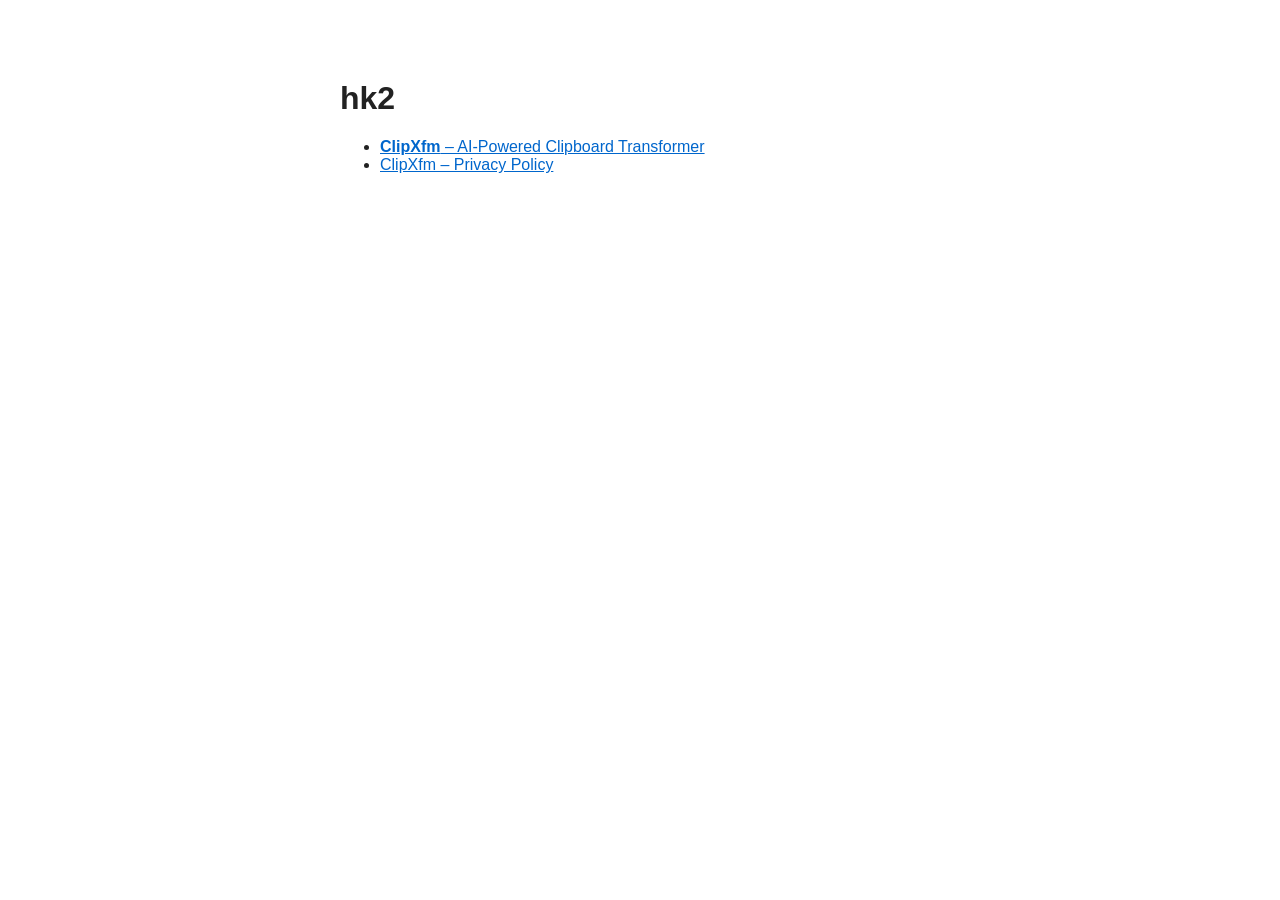
<file: index.html>
<!DOCTYPE html>
<html lang="en">
<head>
  <meta charset="UTF-8">
  <meta name="viewport" content="width=device-width, initial-scale=1.0">
  <title>hk2</title>
  <style>
    body {
      font-family: -apple-system, BlinkMacSystemFont, "Segoe UI", sans-serif;
      max-width: 600px;
      margin: 80px auto;
      padding: 0 24px;
      color: #222;
    }
    a { color: #0066cc; }
  </style>
</head>
<body>
  <h1>hk2</h1>
  <ul>
    <li><a href="clipxfm/index.html"><strong>ClipXfm</strong> – AI-Powered Clipboard Transformer</a></li>
    <li><a href="clipxfm/privacy.html">ClipXfm – Privacy Policy</a></li>
  </ul>
</body>
</html>
</file>
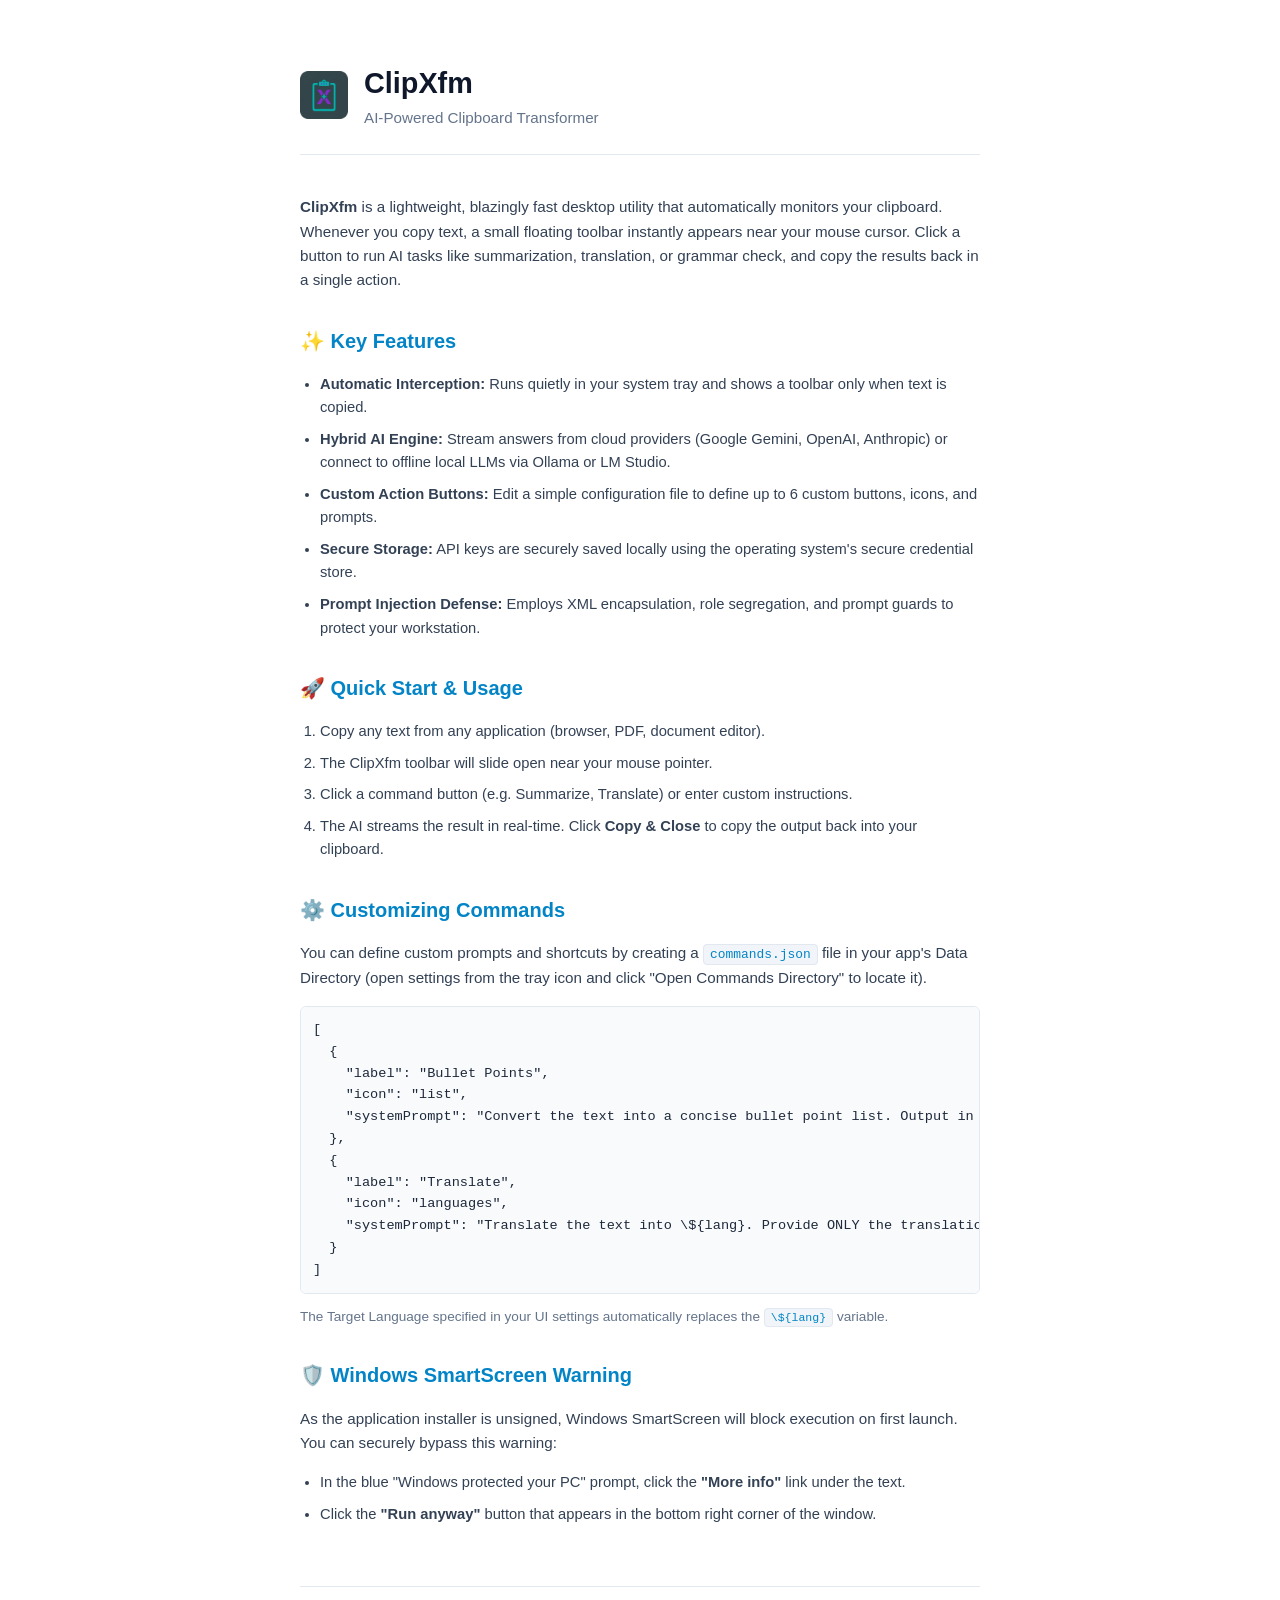
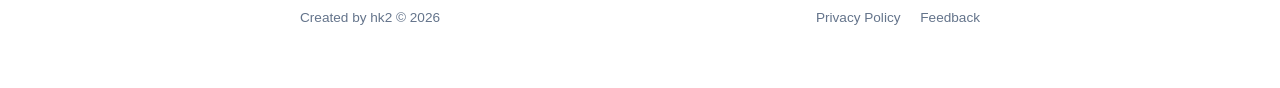
<file: clipxfm/index.html>
<!DOCTYPE html>
<html lang="en">
<head>
  <meta charset="UTF-8">
  <meta name="viewport" content="width=device-width, initial-scale=1.0">
  <meta name="description" content="ClipXfm - A lightweight, high-speed desktop utility that intercepts clipboard copies to instantly translate, summarize, or rewrite text using AI.">
  <title>ClipXfm – AI Clipboard Transformer</title>
  <link rel="icon" type="image/png" href="app-icon.png">
  <link rel="stylesheet" href="styles.css">
</head>
<body>

  <header>
    <img src="app-icon.png" alt="ClipXfm Logo">
    <div>
      <h1>ClipXfm</h1>
      <p style="margin: 0; font-size: 0.95rem; color: #64748b;">AI-Powered Clipboard Transformer</p>
    </div>
  </header>

  <main>
    <p>
      <strong>ClipXfm</strong> is a lightweight, blazingly fast desktop utility that automatically monitors your clipboard. Whenever you copy text, a small floating toolbar instantly appears near your mouse cursor. Click a button to run AI tasks like summarization, translation, or grammar check, and copy the results back in a single action.
    </p>

    <h2>✨ Key Features</h2>
    <ul>
      <li><strong>Automatic Interception:</strong> Runs quietly in your system tray and shows a toolbar only when text is copied.</li>
      <li><strong>Hybrid AI Engine:</strong> Stream answers from cloud providers (Google Gemini, OpenAI, Anthropic) or connect to offline local LLMs via Ollama or LM Studio.</li>
      <li><strong>Custom Action Buttons:</strong> Edit a simple configuration file to define up to 6 custom buttons, icons, and prompts.</li>
      <li><strong>Secure Storage:</strong> API keys are securely saved locally using the operating system's secure credential store.</li>
      <li><strong>Prompt Injection Defense:</strong> Employs XML encapsulation, role segregation, and prompt guards to protect your workstation.</li>
    </ul>

    <h2>🚀 Quick Start &amp; Usage</h2>
    <ol>
      <li>Copy any text from any application (browser, PDF, document editor).</li>
      <li>The ClipXfm toolbar will slide open near your mouse pointer.</li>
      <li>Click a command button (e.g. Summarize, Translate) or enter custom instructions.</li>
      <li>The AI streams the result in real-time. Click <strong>Copy &amp; Close</strong> to copy the output back into your clipboard.</li>
    </ol>

    <h2>⚙️ Customizing Commands</h2>
    <p>
      You can define custom prompts and shortcuts by creating a <code>commands.json</code> file in your app's Data Directory (open settings from the tray icon and click "Open Commands Directory" to locate it).
    </p>
    <pre><code>[
  {
    "label": "Bullet Points",
    "icon": "list",
    "systemPrompt": "Convert the text into a concise bullet point list. Output in \${lang}."
  },
  {
    "label": "Translate",
    "icon": "languages",
    "systemPrompt": "Translate the text into \${lang}. Provide ONLY the translation."
  }
]</code></pre>
    <p class="note">The Target Language specified in your UI settings automatically replaces the <code>\${lang}</code> variable.</p>

    <h2>🛡️ Windows SmartScreen Warning</h2>
    <p>
      As the application installer is unsigned, Windows SmartScreen will block execution on first launch. You can securely bypass this warning:
    </p>
    <ul>
      <li>In the blue "Windows protected your PC" prompt, click the <strong>"More info"</strong> link under the text.</li>
      <li>Click the <strong>"Run anyway"</strong> button that appears in the bottom right corner of the window.</li>
    </ul>
  </main>

  <footer>
    <span>Created by hk2 &copy; 2026</span>
    <div>
      <a href="privacy.html">Privacy Policy</a>
      <a href="https://tally.so/r/816pxk" target="_blank" rel="noopener noreferrer">Feedback</a>
    </div>
  </footer>

</body>
</html>
</file>
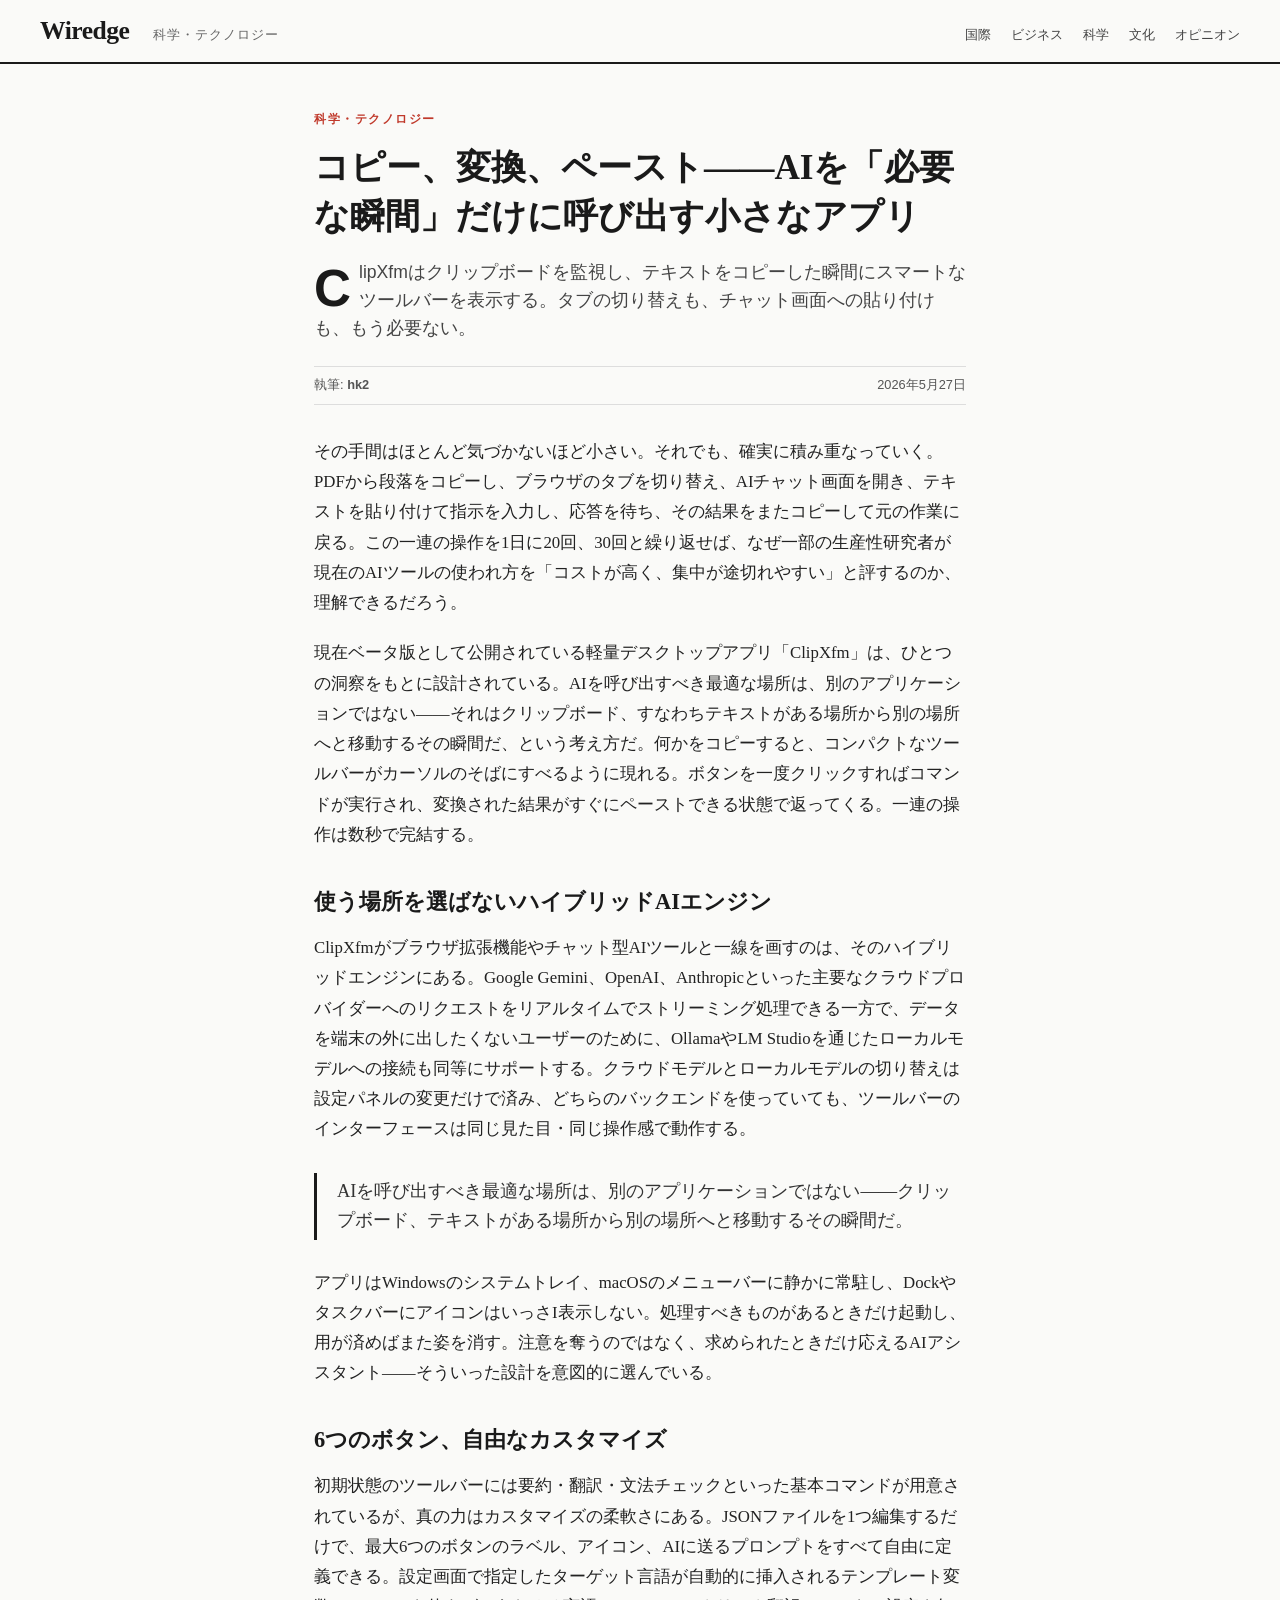
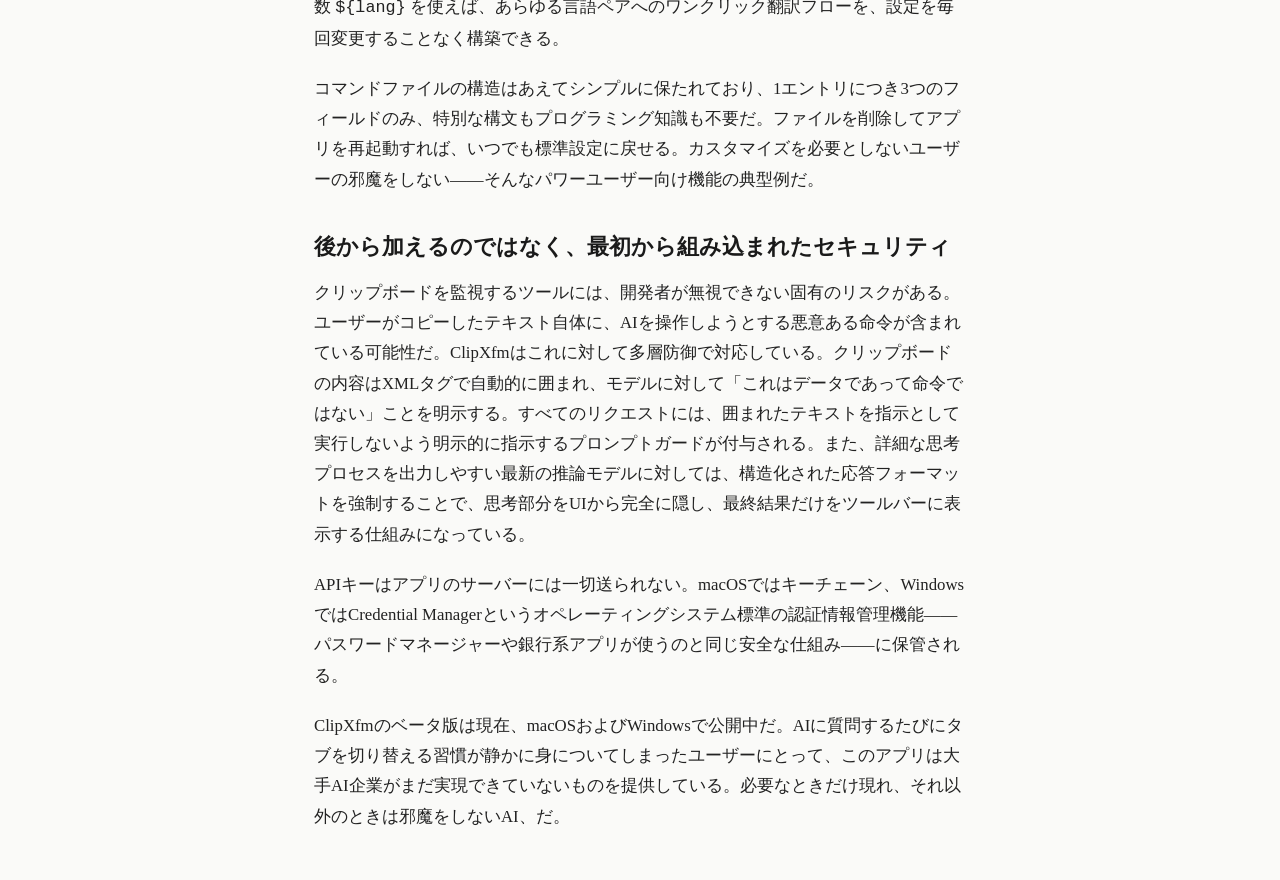
<file: clipxfm/demo-article-ja.html>
<!DOCTYPE html>
<html lang="ja">
<head>
  <meta charset="UTF-8">
  <meta name="viewport" content="width=device-width, initial-scale=1.0">
  <title>Wiredge</title>
  <style>
    * { box-sizing: border-box; margin: 0; padding: 0; }
    body {
      font-family: "Hiragino Mincho ProN", "Yu Mincho", serif;
      background: #fafaf8;
      color: #1a1a1a;
    }

    /* Header */
    header {
      border-bottom: 2px solid #1a1a1a;
      padding: 16px 40px;
      display: flex;
      align-items: baseline;
      gap: 24px;
    }
    .site-name {
      font-size: 1.6rem;
      font-weight: 700;
      letter-spacing: -0.5px;
    }
    .site-section {
      font-size: 0.8rem;
      font-family: "Hiragino Sans", "Yu Gothic", sans-serif;
      color: #666;
      text-transform: uppercase;
      letter-spacing: 1px;
    }
    nav {
      margin-left: auto;
      font-family: "Hiragino Sans", "Yu Gothic", sans-serif;
      font-size: 0.8rem;
      color: #444;
      display: flex;
      gap: 20px;
    }

    /* Article */
    .container {
      max-width: 700px;
      margin: 48px auto;
      padding: 0 24px;
    }
    .category {
      font-family: "Hiragino Sans", "Yu Gothic", sans-serif;
      font-size: 0.72rem;
      font-weight: 700;
      text-transform: uppercase;
      letter-spacing: 1.5px;
      color: #c0392b;
      margin-bottom: 16px;
    }
    h1 {
      font-size: 2.2rem;
      line-height: 1.4;
      font-weight: 700;
      margin-bottom: 16px;
    }
    .deck {
      font-size: 1.1rem;
      line-height: 1.6;
      color: #444;
      margin-bottom: 24px;
      font-family: "Hiragino Sans", "Yu Gothic", sans-serif;
    }
    .byline {
      font-family: "Hiragino Sans", "Yu Gothic", sans-serif;
      font-size: 0.8rem;
      color: #555;
      border-top: 1px solid #ddd;
      border-bottom: 1px solid #ddd;
      padding: 10px 0;
      margin-bottom: 32px;
      display: flex;
      justify-content: space-between;
    }
    p {
      font-size: 1.05rem;
      line-height: 1.8;
      margin-bottom: 20px;
      color: #222;
    }
    p:first-of-type::first-letter {
      font-size: 3.2rem;
      font-weight: 700;
      float: left;
      line-height: 0.9;
      margin: 8px 8px 0 0;
      color: #1a1a1a;
    }
    h2 {
      font-size: 1.4rem;
      font-weight: 700;
      margin: 36px 0 16px;
      color: #1a1a1a;
    }
    blockquote {
      border-left: 3px solid #1a1a1a;
      margin: 28px 0;
      padding: 4px 0 4px 20px;
      font-size: 1.15rem;
      color: #333;
      line-height: 1.6;
    }
  </style>
</head>
<body>

<header>
  <span class="site-name">Wiredge</span>
  <span class="site-section">科学・テクノロジー</span>
  <nav>
    <span>国際</span>
    <span>ビジネス</span>
    <span>科学</span>
    <span>文化</span>
    <span>オピニオン</span>
  </nav>
</header>

<div class="container">
  <div class="category">科学・テクノロジー</div>

  <h1>コピー、変換、ペースト——AIを「必要な瞬間」だけに呼び出す小さなアプリ</h1>

  <p class="deck">
    ClipXfmはクリップボードを監視し、テキストをコピーした瞬間にスマートなツールバーを表示する。タブの切り替えも、チャット画面への貼り付けも、もう必要ない。
  </p>

  <div class="byline">
    <span>執筆: <strong>hk2</strong></span>
    <span>2026年5月27日</span>
  </div>

  <p>
    その手間はほとんど気づかないほど小さい。それでも、確実に積み重なっていく。PDFから段落をコピーし、ブラウザのタブを切り替え、AIチャット画面を開き、テキストを貼り付けて指示を入力し、応答を待ち、その結果をまたコピーして元の作業に戻る。この一連の操作を1日に20回、30回と繰り返せば、なぜ一部の生産性研究者が現在のAIツールの使われ方を「コストが高く、集中が途切れやすい」と評するのか、理解できるだろう。
  </p>

  <p>
    現在ベータ版として公開されている軽量デスクトップアプリ「ClipXfm」は、ひとつの洞察をもとに設計されている。AIを呼び出すべき最適な場所は、別のアプリケーションではない——それはクリップボード、すなわちテキストがある場所から別の場所へと移動するその瞬間だ、という考え方だ。何かをコピーすると、コンパクトなツールバーがカーソルのそばにすべるように現れる。ボタンを一度クリックすればコマンドが実行され、変換された結果がすぐにペーストできる状態で返ってくる。一連の操作は数秒で完結する。
  </p>

  <h2>使う場所を選ばないハイブリッドAIエンジン</h2>

  <p>
    ClipXfmがブラウザ拡張機能やチャット型AIツールと一線を画すのは、そのハイブリッドエンジンにある。Google Gemini、OpenAI、Anthropicといった主要なクラウドプロバイダーへのリクエストをリアルタイムでストリーミング処理できる一方で、データを端末の外に出したくないユーザーのために、OllamaやLM Studioを通じたローカルモデルへの接続も同等にサポートする。クラウドモデルとローカルモデルの切り替えは設定パネルの変更だけで済み、どちらのバックエンドを使っていても、ツールバーのインターフェースは同じ見た目・同じ操作感で動作する。
  </p>

  <blockquote>
    AIを呼び出すべき最適な場所は、別のアプリケーションではない——クリップボード、テキストがある場所から別の場所へと移動するその瞬間だ。
  </blockquote>

  <p>
    アプリはWindowsのシステムトレイ、macOSのメニューバーに静かに常駐し、DockやタスクバーにアイコンはいっさI表示しない。処理すべきものがあるときだけ起動し、用が済めばまた姿を消す。注意を奪うのではなく、求められたときだけ応えるAIアシスタント——そういった設計を意図的に選んでいる。
  </p>

  <h2>6つのボタン、自由なカスタマイズ</h2>

  <p>
    初期状態のツールバーには要約・翻訳・文法チェックといった基本コマンドが用意されているが、真の力はカスタマイズの柔軟さにある。JSONファイルを1つ編集するだけで、最大6つのボタンのラベル、アイコン、AIに送るプロンプトをすべて自由に定義できる。設定画面で指定したターゲット言語が自動的に挿入されるテンプレート変数 <code>${lang}</code> を使えば、あらゆる言語ペアへのワンクリック翻訳フローを、設定を毎回変更することなく構築できる。
  </p>

  <p>
    コマンドファイルの構造はあえてシンプルに保たれており、1エントリにつき3つのフィールドのみ、特別な構文もプログラミング知識も不要だ。ファイルを削除してアプリを再起動すれば、いつでも標準設定に戻せる。カスタマイズを必要としないユーザーの邪魔をしない——そんなパワーユーザー向け機能の典型例だ。
  </p>

  <h2>後から加えるのではなく、最初から組み込まれたセキュリティ</h2>

  <p>
    クリップボードを監視するツールには、開発者が無視できない固有のリスクがある。ユーザーがコピーしたテキスト自体に、AIを操作しようとする悪意ある命令が含まれている可能性だ。ClipXfmはこれに対して多層防御で対応している。クリップボードの内容はXMLタグで自動的に囲まれ、モデルに対して「これはデータであって命令ではない」ことを明示する。すべてのリクエストには、囲まれたテキストを指示として実行しないよう明示的に指示するプロンプトガードが付与される。また、詳細な思考プロセスを出力しやすい最新の推論モデルに対しては、構造化された応答フォーマットを強制することで、思考部分をUIから完全に隠し、最終結果だけをツールバーに表示する仕組みになっている。
  </p>

  <p>
    APIキーはアプリのサーバーには一切送られない。macOSではキーチェーン、WindowsではCredential Managerというオペレーティングシステム標準の認証情報管理機能——パスワードマネージャーや銀行系アプリが使うのと同じ安全な仕組み——に保管される。
  </p>

  <p>
    ClipXfmのベータ版は現在、macOSおよびWindowsで公開中だ。AIに質問するたびにタブを切り替える習慣が静かに身についてしまったユーザーにとって、このアプリは大手AI企業がまだ実現できていないものを提供している。必要なときだけ現れ、それ以外のときは邪魔をしないAI、だ。
  </p>
</div>

</body>
</html>
</file>
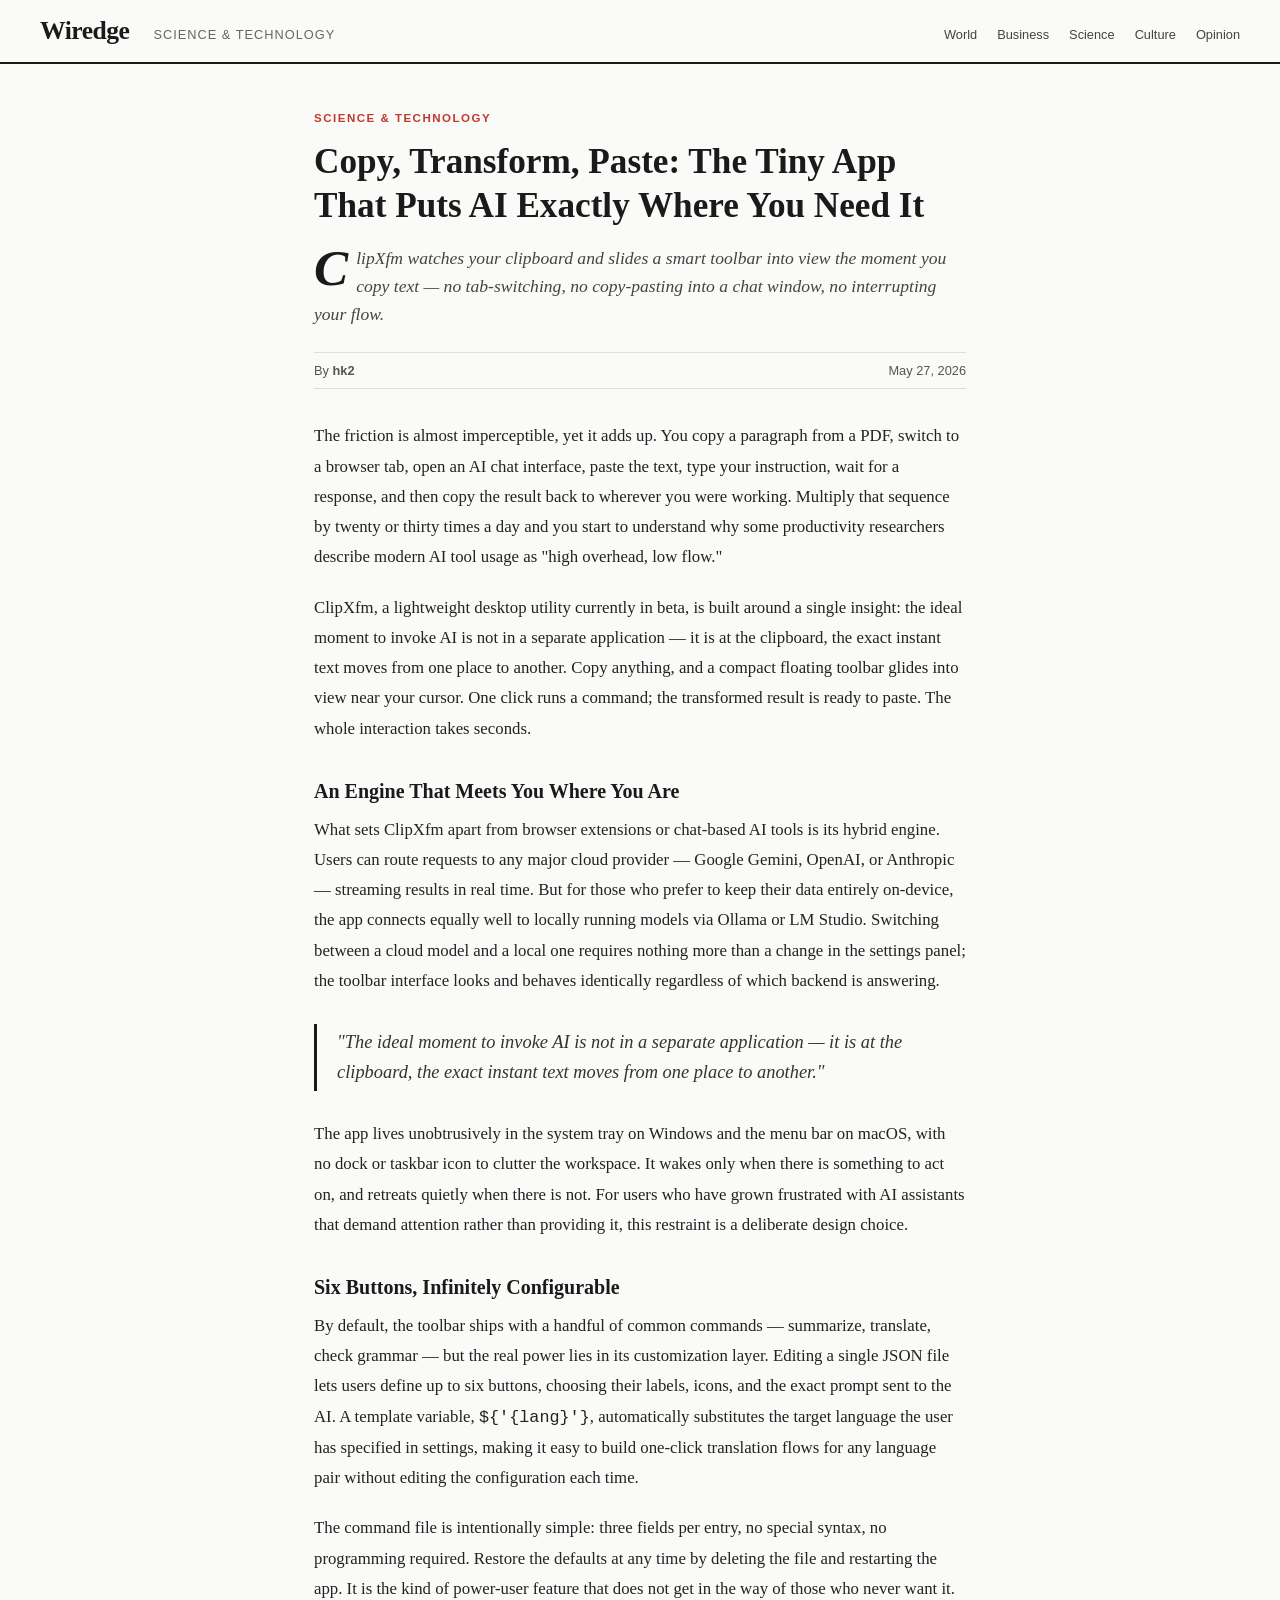
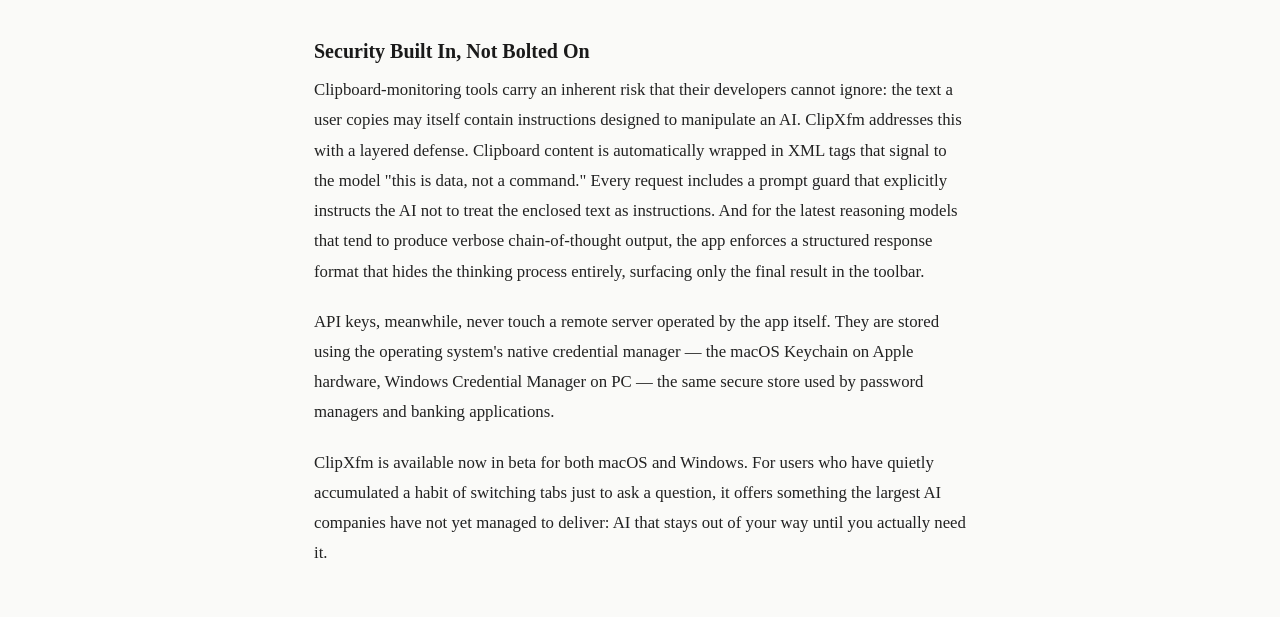
<file: clipxfm/demo-article.html>
<!DOCTYPE html>
<html lang="en">
<head>
  <meta charset="UTF-8">
  <meta name="viewport" content="width=device-width, initial-scale=1.0">
  <title>Wiredge</title>
  <style>
    * { box-sizing: border-box; margin: 0; padding: 0; }
    body {
      font-family: Georgia, "Times New Roman", serif;
      background: #fafaf8;
      color: #1a1a1a;
    }

    /* Header */
    header {
      border-bottom: 2px solid #1a1a1a;
      padding: 16px 40px;
      display: flex;
      align-items: baseline;
      gap: 24px;
    }
    .site-name {
      font-size: 1.6rem;
      font-weight: 700;
      letter-spacing: -0.5px;
    }
    .site-section {
      font-size: 0.8rem;
      font-family: "Helvetica Neue", Arial, sans-serif;
      color: #666;
      text-transform: uppercase;
      letter-spacing: 1px;
    }
    nav {
      margin-left: auto;
      font-family: "Helvetica Neue", Arial, sans-serif;
      font-size: 0.8rem;
      color: #444;
      display: flex;
      gap: 20px;
    }

    /* Article */
    .container {
      max-width: 700px;
      margin: 48px auto;
      padding: 0 24px;
    }
    .category {
      font-family: "Helvetica Neue", Arial, sans-serif;
      font-size: 0.72rem;
      font-weight: 700;
      text-transform: uppercase;
      letter-spacing: 1.5px;
      color: #c0392b;
      margin-bottom: 16px;
    }
    h1 {
      font-size: 2.2rem;
      line-height: 1.25;
      font-weight: 700;
      margin-bottom: 16px;
    }
    .deck {
      font-size: 1.1rem;
      line-height: 1.6;
      color: #444;
      margin-bottom: 24px;
      font-style: italic;
    }
    .byline {
      font-family: "Helvetica Neue", Arial, sans-serif;
      font-size: 0.8rem;
      color: #555;
      border-top: 1px solid #ddd;
      border-bottom: 1px solid #ddd;
      padding: 10px 0;
      margin-bottom: 32px;
      display: flex;
      justify-content: space-between;
    }
    p {
      font-size: 1.05rem;
      line-height: 1.8;
      margin-bottom: 20px;
      color: #222;
    }
    p:first-of-type::first-letter {
      font-size: 3.2rem;
      font-weight: 700;
      float: left;
      line-height: 0.8;
      margin: 4px 8px 0 0;
      color: #1a1a1a;
    }
    h2 {
      font-size: 1.25rem;
      font-weight: 700;
      margin: 36px 0 12px;
      color: #1a1a1a;
    }
    blockquote {
      border-left: 3px solid #1a1a1a;
      margin: 28px 0;
      padding: 4px 0 4px 20px;
      font-size: 1.15rem;
      font-style: italic;
      color: #333;
      line-height: 1.6;
    }
  </style>
</head>
<body>

<header>
  <span class="site-name">Wiredge</span>
  <span class="site-section">Science &amp; Technology</span>
  <nav>
    <span>World</span>
    <span>Business</span>
    <span>Science</span>
    <span>Culture</span>
    <span>Opinion</span>
  </nav>
</header>

<div class="container">
  <div class="category">Science &amp; Technology</div>

  <h1>Copy, Transform, Paste: The Tiny App That Puts AI Exactly Where You Need It</h1>

  <p class="deck">
    ClipXfm watches your clipboard and slides a smart toolbar into view the moment you copy
    text — no tab-switching, no copy-pasting into a chat window, no interrupting your flow.
  </p>

  <div class="byline">
    <span>By <strong>hk2</strong></span>
    <span>May 27, 2026</span>
  </div>

  <p>
    The friction is almost imperceptible, yet it adds up. You copy a paragraph from a PDF,
    switch to a browser tab, open an AI chat interface, paste the text, type your instruction,
    wait for a response, and then copy the result back to wherever you were working. Multiply
    that sequence by twenty or thirty times a day and you start to understand why some
    productivity researchers describe modern AI tool usage as "high overhead, low flow."
  </p>

  <p>
    ClipXfm, a lightweight desktop utility currently in beta, is built around a single
    insight: the ideal moment to invoke AI is not in a separate application — it is at the
    clipboard, the exact instant text moves from one place to another. Copy anything, and a
    compact floating toolbar glides into view near your cursor. One click runs a command;
    the transformed result is ready to paste. The whole interaction takes seconds.
  </p>

  <h2>An Engine That Meets You Where You Are</h2>

  <p>
    What sets ClipXfm apart from browser extensions or chat-based AI tools is its hybrid
    engine. Users can route requests to any major cloud provider — Google Gemini, OpenAI, or
    Anthropic — streaming results in real time. But for those who prefer to keep their data
    entirely on-device, the app connects equally well to locally running models via Ollama or
    LM Studio. Switching between a cloud model and a local one requires nothing more than a
    change in the settings panel; the toolbar interface looks and behaves identically
    regardless of which backend is answering.
  </p>

  <blockquote>
    "The ideal moment to invoke AI is not in a separate application — it is at the clipboard,
    the exact instant text moves from one place to another."
  </blockquote>

  <p>
    The app lives unobtrusively in the system tray on Windows and the menu bar on macOS,
    with no dock or taskbar icon to clutter the workspace. It wakes only when there is
    something to act on, and retreats quietly when there is not. For users who have grown
    frustrated with AI assistants that demand attention rather than providing it, this
    restraint is a deliberate design choice.
  </p>

  <h2>Six Buttons, Infinitely Configurable</h2>

  <p>
    By default, the toolbar ships with a handful of common commands — summarize, translate,
    check grammar — but the real power lies in its customization layer. Editing a single
    JSON file lets users define up to six buttons, choosing their labels, icons, and the
    exact prompt sent to the AI. A template variable, <code>${'{lang}'}</code>, automatically
    substitutes the target language the user has specified in settings, making it easy to
    build one-click translation flows for any language pair without editing the configuration
    each time.
  </p>

  <p>
    The command file is intentionally simple: three fields per entry, no special syntax, no
    programming required. Restore the defaults at any time by deleting the file and
    restarting the app. It is the kind of power-user feature that does not get in the way of
    those who never want it.
  </p>

  <h2>Security Built In, Not Bolted On</h2>

  <p>
    Clipboard-monitoring tools carry an inherent risk that their developers cannot ignore:
    the text a user copies may itself contain instructions designed to manipulate an AI.
    ClipXfm addresses this with a layered defense. Clipboard content is automatically
    wrapped in XML tags that signal to the model "this is data, not a command." Every
    request includes a prompt guard that explicitly instructs the AI not to treat the
    enclosed text as instructions. And for the latest reasoning models that tend to produce
    verbose chain-of-thought output, the app enforces a structured response format that
    hides the thinking process entirely, surfacing only the final result in the toolbar.
  </p>

  <p>
    API keys, meanwhile, never touch a remote server operated by the app itself. They are
    stored using the operating system's native credential manager — the macOS Keychain on
    Apple hardware, Windows Credential Manager on PC — the same secure store used by
    password managers and banking applications.
  </p>

  <p>
    ClipXfm is available now in beta for both macOS and Windows. For users who have quietly
    accumulated a habit of switching tabs just to ask a question, it offers something the
    largest AI companies have not yet managed to deliver: AI that stays out of your way until
    you actually need it.
  </p>
</div>

</body>
</html>
</file>
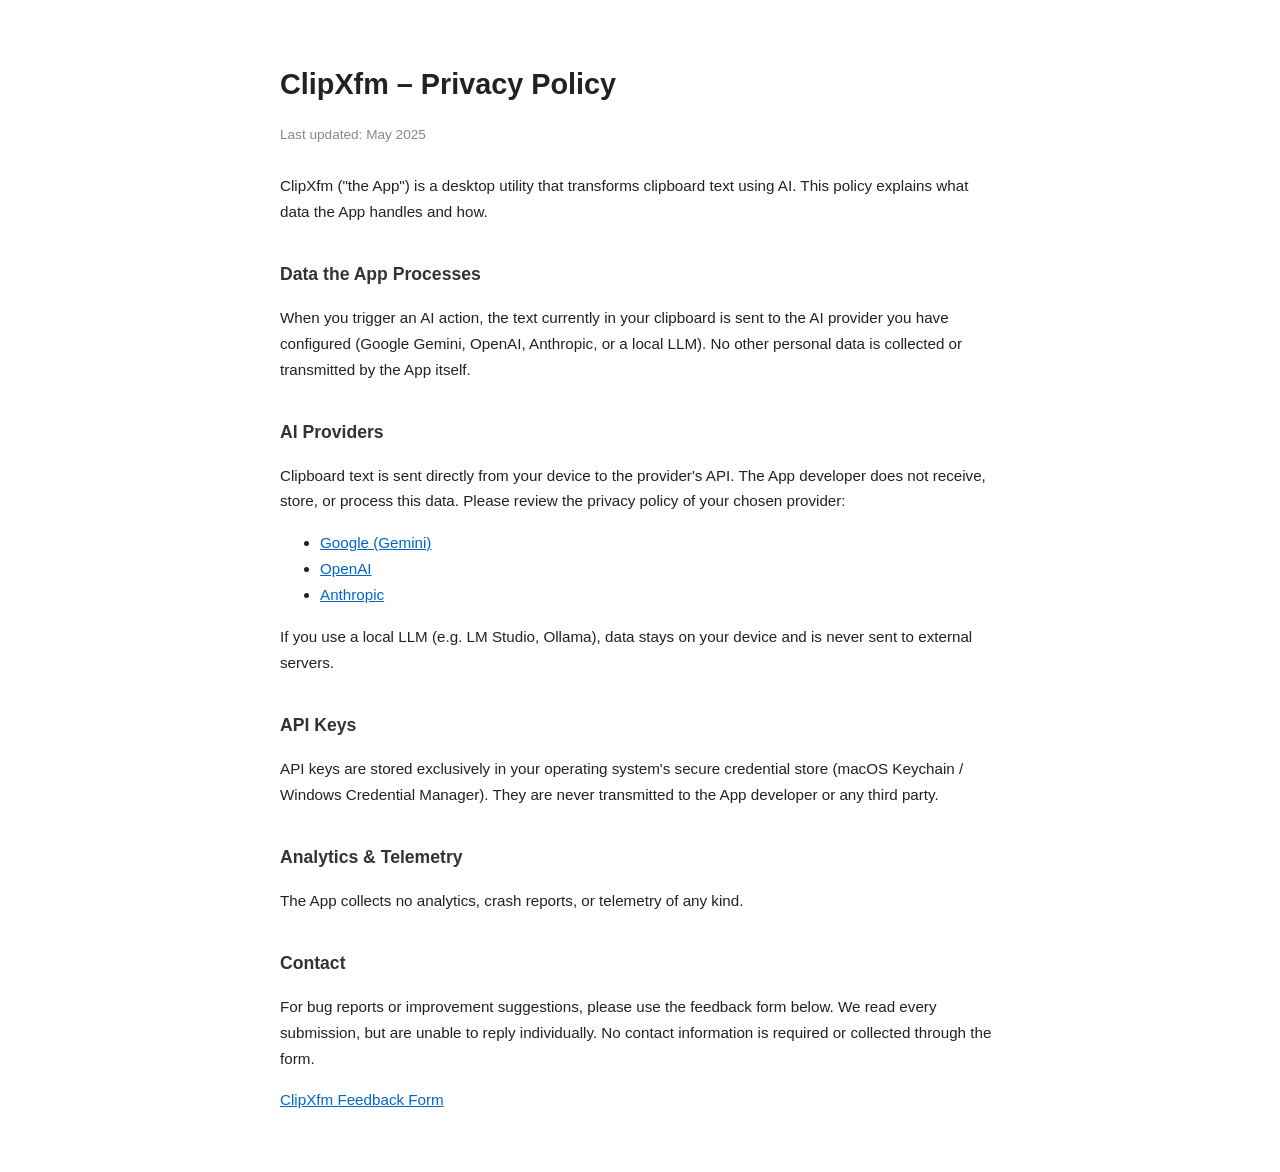
<file: clipxfm/privacy.html>
<!DOCTYPE html>
<html lang="en">
<head>
  <meta charset="UTF-8">
  <meta name="viewport" content="width=device-width, initial-scale=1.0">
  <title>ClipXfm – Privacy Policy</title>
  <style>
    body {
      font-family: -apple-system, BlinkMacSystemFont, "Segoe UI", sans-serif;
      max-width: 720px;
      margin: 60px auto;
      padding: 0 24px;
      color: #222;
      line-height: 1.7;
    }
    h1 { font-size: 1.8rem; margin-bottom: 0.25em; }
    h2 { font-size: 1.1rem; margin-top: 2em; color: #333; }
    p, li { font-size: 0.95rem; }
    a { color: #0066cc; }
    .updated { color: #888; font-size: 0.85rem; margin-bottom: 2em; }
  </style>
</head>
<body>
  <h1>ClipXfm – Privacy Policy</h1>
  <p class="updated">Last updated: May 2025</p>

  <p>
    ClipXfm ("the App") is a desktop utility that transforms clipboard text using AI.
    This policy explains what data the App handles and how.
  </p>

  <h2>Data the App Processes</h2>
  <p>
    When you trigger an AI action, the text currently in your clipboard is sent to the
    AI provider you have configured (Google Gemini, OpenAI, Anthropic, or a local LLM).
    No other personal data is collected or transmitted by the App itself.
  </p>

  <h2>AI Providers</h2>
  <p>
    Clipboard text is sent directly from your device to the provider's API. The App
    developer does not receive, store, or process this data. Please review the privacy
    policy of your chosen provider:
  </p>
  <ul>
    <li><a href="https://policies.google.com/privacy">Google (Gemini)</a></li>
    <li><a href="https://openai.com/policies/privacy-policy">OpenAI</a></li>
    <li><a href="https://www.anthropic.com/privacy">Anthropic</a></li>
  </ul>
  <p>
    If you use a local LLM (e.g. LM Studio, Ollama), data stays on your device and is
    never sent to external servers.
  </p>

  <h2>API Keys</h2>
  <p>
    API keys are stored exclusively in your operating system's secure credential store
    (macOS Keychain / Windows Credential Manager). They are never transmitted to the
    App developer or any third party.
  </p>

  <h2>Analytics &amp; Telemetry</h2>
  <p>The App collects no analytics, crash reports, or telemetry of any kind.</p>

  <h2>Contact</h2>
  <p>
    For bug reports or improvement suggestions, please use the feedback form below.
    We read every submission, but are unable to reply individually.
    No contact information is required or collected through the form.
  </p>
  <p><a href="https://tally.so/r/816pxk">ClipXfm Feedback Form</a></p>
</body>
</html>
</file>
<file: clipxfm/styles.css>
body {
  font-family: -apple-system, BlinkMacSystemFont, "Segoe UI", Roboto, Helvetica, Arial, sans-serif;
  background-color: #ffffff;
  color: #1e293b;
  max-width: 680px;
  margin: 60px auto;
  padding: 0 20px;
  line-height: 1.6;
}

header {
  display: flex;
  align-items: center;
  gap: 16px;
  margin-bottom: 40px;
  border-bottom: 1px solid #e2e8f0;
  padding-bottom: 24px;
}

header img {
  width: 48px;
  height: 48px;
}

h1 {
  font-size: 1.8rem;
  margin: 0;
  font-weight: 700;
  color: #0f172a;
}

h2 {
  font-size: 1.25rem;
  margin-top: 32px;
  margin-bottom: 12px;
  color: #0284c7;
  font-weight: 600;
}

p {
  font-size: 0.95rem;
  color: #334155;
  margin-bottom: 16px;
}

ul, ol {
  padding-left: 20px;
  margin-bottom: 16px;
}

li {
  margin-bottom: 8px;
  font-size: 0.92rem;
  color: #334155;
}

code {
  font-family: SFMono-Regular, Consolas, "Liberation Mono", Menlo, monospace;
  background-color: #f1f5f9;
  border: 1px solid #e2e8f0;
  padding: 2px 6px;
  border-radius: 4px;
  font-size: 0.85em;
  color: #0284c7;
}

pre {
  background-color: #f8fafc;
  border: 1px solid #e2e8f0;
  padding: 12px;
  border-radius: 6px;
  overflow-x: auto;
  margin: 12px 0;
}

pre code {
  color: #1e293b;
  background: none;
  border: none;
  padding: 0;
}

.note {
  font-size: 0.85rem;
  color: #64748b;
  margin-top: 4px;
}

footer {
  margin-top: 60px;
  border-top: 1px solid #e2e8f0;
  padding-top: 20px;
  display: flex;
  justify-content: space-between;
  font-size: 0.85rem;
  color: #64748b;
}

footer a {
  color: #64748b;
  text-decoration: none;
  margin-left: 16px;
}

footer a:hover {
  color: #475569;
}
</file>
